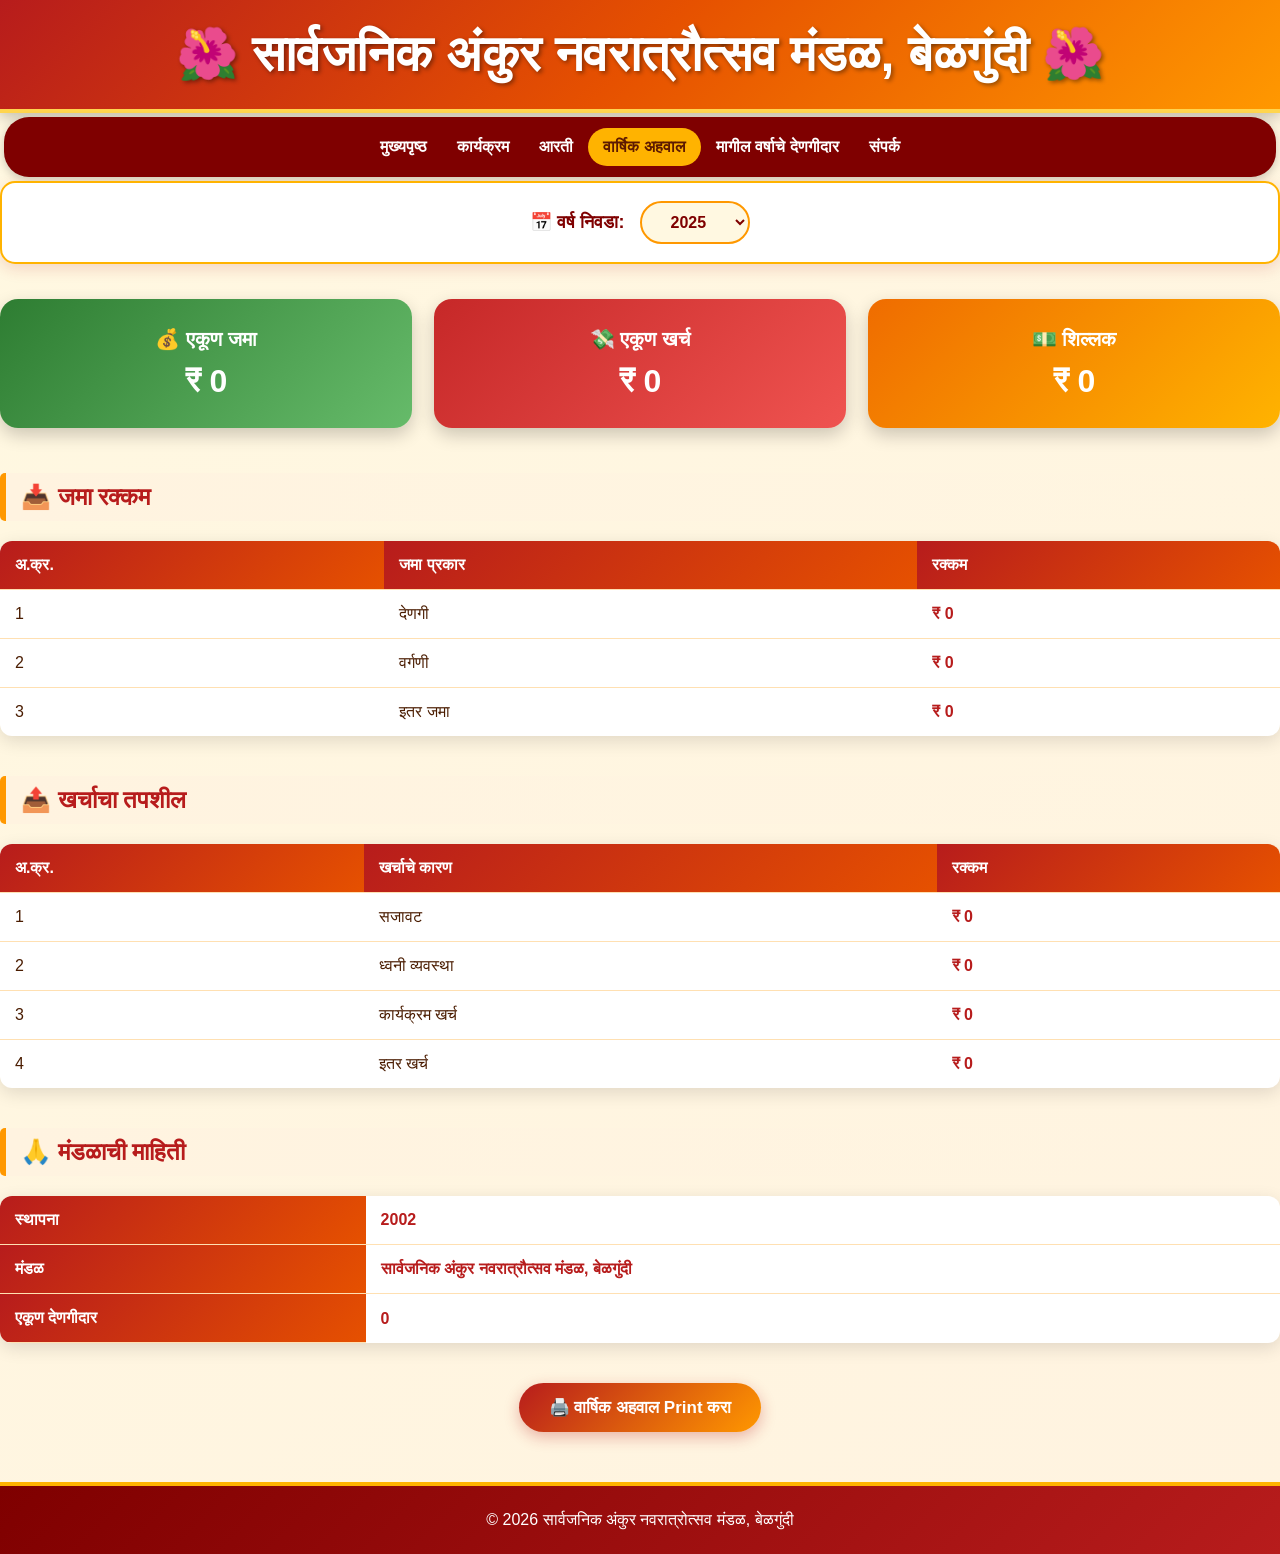
<file: annual-report.html>
<!DOCTYPE html>
<html lang="mr">
<head>
    <meta charset="UTF-8">
    <meta name="viewport" content="width=device-width, initial-scale=1.0">

    <title>वार्षिक अहवाल | सार्वजनिक अंकुर नवरात्रौत्सव मंडळ</title>

<style>
* {
    box-sizing: border-box;
}

body {
    margin: 0;
    font-family: "Noto Sans Devanagari", "Mangal", Arial, sans-serif;
    background: linear-gradient(135deg, #fff8e1, #fff3e0);
    color: #4a1c00;
}

/* HEADER */

header {
   background: linear-gradient(135deg, #b71c1c, #e65100, #ff9800);
            color: white;
            text-align: center;
            padding: 25px 15px;
            box-shadow: 0 4px 15px rgba(0,0,0,0.25);
            border-bottom: 4px solid #ffd54f;
}
     header h2 {
            margin: 0;
            font-size: 50px;
            text-shadow: 2px 2px 4px rgba(0,0,0,0.4);
        }


        /* NAVIGATION */
        nav {
            background: #7f0000;
            display: flex;
            justify-content: center;
            flex-wrap: wrap;
            padding: 10px;
            box-shadow: 0 3px 10px rgba(0,0,0,0.2);
        }

nav {
            color: white;
            text-decoration: none;
            padding: 11px 16px;
            margin: 4px;
            border-radius: 25px;
            font-weight: bold;
            transition: 0.3s;
}

nav a {
    color:white;
    text-decoration: none;
    padding: 10px 15px;
    border-radius: 25px;
    font-weight: bold;
}

nav a:hover,
nav a.active {
    background: #ffd54f;
    color: #7b0000;
}

        nav a[href="annual-report.html"] {
            background: #ffb300;
            color: #5d1a00;
        }

        /* MAIN */
        .report-container {
            max-width: 1100px;
            margin: 40px auto;
            padding: 20px;
        }

        /* TITLE */
        .report-title {
            text-align: center;
            margin-bottom: 30px;
        }

        .report-title h1 {
            color: #b71c1c;
            font-size: 38px;
            margin-bottom: 10px;
        }

        .report-title h1::after {
            content: "";
            display: block;
            width: 100px;
            height: 4px;
            background: linear-gradient(90deg, #ff9800, #ffd54f, #ff9800);
            margin: 12px auto;
            border-radius: 10px;
        }

        .report-title p {
            color: #7f0000;
            font-size: 18px;
            font-weight: bold;
        }

        /* YEAR */
        .report-year {
            text-align: center;
            margin-bottom: 35px;
            background: white;
            padding: 18px;
            border-radius: 15px;
            border: 2px solid #ffb300;
            box-shadow: 0 5px 15px rgba(183, 28, 28, 0.15);
        }

        .report-year label {
            font-size: 18px;
            color: #7f0000;
            margin-right: 10px;
        }

        .report-year select {
            padding: 10px 25px;
            font-size: 16px;
            border-radius: 25px;
            border: 2px solid #ff9800;
            background: #fff8e1;
            color: #7f0000;
            font-weight: bold;
            cursor: pointer;
        }

        /* SUMMARY */
        .summary {
            display: grid;
            grid-template-columns: repeat(3, 1fr);
            gap: 22px;
            margin-bottom: 45px;
        }

        .summary-card {
            padding: 28px 20px;
            border-radius: 18px;
            text-align: center;
            color: white;
            box-shadow: 0 7px 18px rgba(0,0,0,0.2);
            transition: 0.3s;
            position: relative;
            overflow: hidden;
        }

        .summary-card:hover {
            transform: translateY(-6px);
            box-shadow: 0 12px 25px rgba(0,0,0,0.25);
        }

        .summary-card:nth-child(1) {
            background: linear-gradient(135deg, #2e7d32, #66bb6a);
        }

        .summary-card:nth-child(2) {
            background: linear-gradient(135deg, #c62828, #ef5350);
        }

        .summary-card:nth-child(3) {
            background: linear-gradient(135deg, #ef6c00, #ffb300);
        }

        .summary-card h3 {
            margin: 0 0 12px;
            font-size: 20px;
        }

        .summary-card .amount {
            font-size: 32px;
            font-weight: bold;
        }

        /* SECTIONS */
        .report-section {
            margin-top: 40px;
        }

        .report-section h2 {
            color: #b71c1c;
            border-left: 6px solid #ff9800;
            padding: 10px 15px;
            background: linear-gradient(90deg, #fff3e0, transparent);
            border-radius: 5px;
        }

        /* TABLE */
        .report-table {
            width: 100%;
            border-collapse: separate;
            border-spacing: 0;
            margin-top: 20px;
            background: white;
            border-radius: 12px;
            overflow: hidden;
            box-shadow: 0 5px 18px rgba(0,0,0,0.12);
        }

        .report-table th,
        .report-table td {
            padding: 15px;
            border-bottom: 1px solid #ffe0b2;
            text-align: left;
        }

        .report-table th {
            background: linear-gradient(135deg, #b71c1c, #e65100);
            color: white;
            font-size: 16px;
        }

        .report-table tr:last-child td {
            border-bottom: none;
        }

        .report-table tbody tr:hover {
            background: #fff8e1;
        }

        .report-table td:last-child {
            font-weight: bold;
            color: #b71c1c;
        }

        /* PRINT BUTTON */
        .print-btn {
            display: block;
            margin: 40px auto;
            padding: 14px 30px;
            border: none;
            border-radius: 30px;
            cursor: pointer;
            font-size: 17px;
            font-weight: bold;
            color: white;
            background: linear-gradient(135deg, #b71c1c, #ff9800);
            box-shadow: 0 5px 15px rgba(183,28,28,0.3);
            transition: 0.3s;
        }

        .print-btn:hover {
            transform: scale(1.05);
            box-shadow: 0 8px 20px rgba(183,28,28,0.4);
        }

        /* FOOTER */
        footer {
            margin-top: 50px;
            padding: 25px;
            text-align: center;
            color: white;
            background: linear-gradient(135deg, #7f0000, #b71c1c);
            border-top: 4px solid #ffb300;
        }

        footer p {
            margin: 0;
        }

        /* MOBILE */
        @media (max-width: 768px) {

            header h2 {
                font-size: 20px;
            }

            nav a {
                font-size: 14px;
                padding: 9px 11px;
            }

            .report-title h1 {
                font-size: 28px;
            }

            .summary {
                grid-template-columns: 1fr;
            }

            .report-table {
                font-size: 14px;
            }

            .report-table th,
            .report-table td {
                padding: 10px;
            }

            .report-container {
                padding: 12px;
            }
        }

        /* PRINT */
        @media print {

            body {
                background: white;
            }

            nav,
            header,
            footer,
            .print-btn,
            .report-year {
                display: none !important;
            }

            .report-container {
                margin: 0;
                max-width: 100%;
            }

            .summary-card {
                print-color-adjust: exact;
                -webkit-print-color-adjust: exact;
            }

            .report-table th {
                print-color-adjust: exact;
                -webkit-print-color-adjust: exact;
            }
        }
    </style>
</head>

<body>

    <!-- HEADER -->
    <header>
        <h2>🌺 सार्वजनिक अंकुर नवरात्रौत्सव मंडळ, बेळगुंदी 🌺</h2>
    </header>

    <!-- NAVIGATION -->
    <nav>
        
  <a href="index.html">
        मुख्यपृष्ठ
    </a>

    <a href="events.html">
        कार्यक्रम
    </a>

    <a href="aarti.html">
        आरती
    </a>

    <a href="annual-report.html" class="active">
        वार्षिक अहवाल
    </a>

    <a href="previous-donors.html">
        मागील वर्षाचे देणगीदार
    </a>

    <a href="contact.html">
        संपर्क
    </a>

    </nav>

         <!-- YEAR -->
        <div class="report-year">
            <label for="year">
                <strong>📅 वर्ष निवडा:</strong>
            </label>

            <select id="year">
                <option>2025</option>
                <option>2026</option>
               
            </select>
        </div>

        <!-- SUMMARY -->
        <section class="summary">

            <div class="summary-card">
                <h3>💰 एकूण जमा</h3>
                <div class="amount">₹ 0</div>
            </div>

            <div class="summary-card">
                <h3>💸 एकूण खर्च</h3>
                <div class="amount">₹ 0</div>
            </div>

            <div class="summary-card">
                <h3>💵 शिल्लक</h3>
                <div class="amount">₹ 0</div>
            </div>

        </section>

        <!-- INCOME -->
        <section class="report-section">

            <h2>📥 जमा रक्कम</h2>

            <table class="report-table">

                <thead>
                    <tr>
                        <th>अ.क्र.</th>
                        <th>जमा प्रकार</th>
                        <th>रक्कम</th>
                    </tr>
                </thead>

                <tbody>
                    <tr>
                        <td>1</td>
                        <td>देणगी</td>
                        <td>₹ 0</td>
                    </tr>

                    <tr>
                        <td>2</td>
                        <td>वर्गणी</td>
                        <td>₹ 0</td>
                    </tr>

                    <tr>
                        <td>3</td>
                        <td>इतर जमा</td>
                        <td>₹ 0</td>
                    </tr>
                </tbody>

            </table>

        </section>

        <!-- EXPENSES -->
        <section class="report-section">

            <h2>📤 खर्चाचा तपशील</h2>

            <table class="report-table">

                <thead>
                    <tr>
                        <th>अ.क्र.</th>
                        <th>खर्चाचे कारण</th>
                        <th>रक्कम</th>
                    </tr>
                </thead>

                <tbody>
                    <tr>
                        <td>1</td>
                        <td>सजावट</td>
                        <td>₹ 0</td>
                    </tr>

                    <tr>
                        <td>2</td>
                        <td>ध्वनी व्यवस्था</td>
                        <td>₹ 0</td>
                    </tr>

                    <tr>
                        <td>3</td>
                        <td>कार्यक्रम खर्च</td>
                        <td>₹ 0</td>
                    </tr>

                    <tr>
                        <td>4</td>
                        <td>इतर खर्च</td>
                        <td>₹ 0</td>
                    </tr>
                </tbody>

            </table>

        </section>

        <!-- INFORMATION -->
        <section class="report-section">

            <h2>🙏 मंडळाची माहिती</h2>

            <table class="report-table">

                <tr>
                    <th>स्थापना</th>
                    <td>2002</td>
                </tr>

                <tr>
                    <th>मंडळ</th>
                    <td>सार्वजनिक अंकुर नवरात्रौत्सव मंडळ, बेळगुंदी</td>
                </tr>

                <tr>
                    <th>एकूण देणगीदार</th>
                    <td>0</td>
                </tr>

            </table>

        </section>

        <!-- PRINT -->
        <button class="print-btn" onclick="window.print()">
            🖨️ वार्षिक अहवाल Print करा
        </button>

    </main>

    <!-- FOOTER -->
    <footer>
        <p>© 2026 सार्वजनिक अंकुर नवरात्रोत्सव मंडळ, बेळगुंदी</p> 
    </footer>

</body>
</html>
</file>
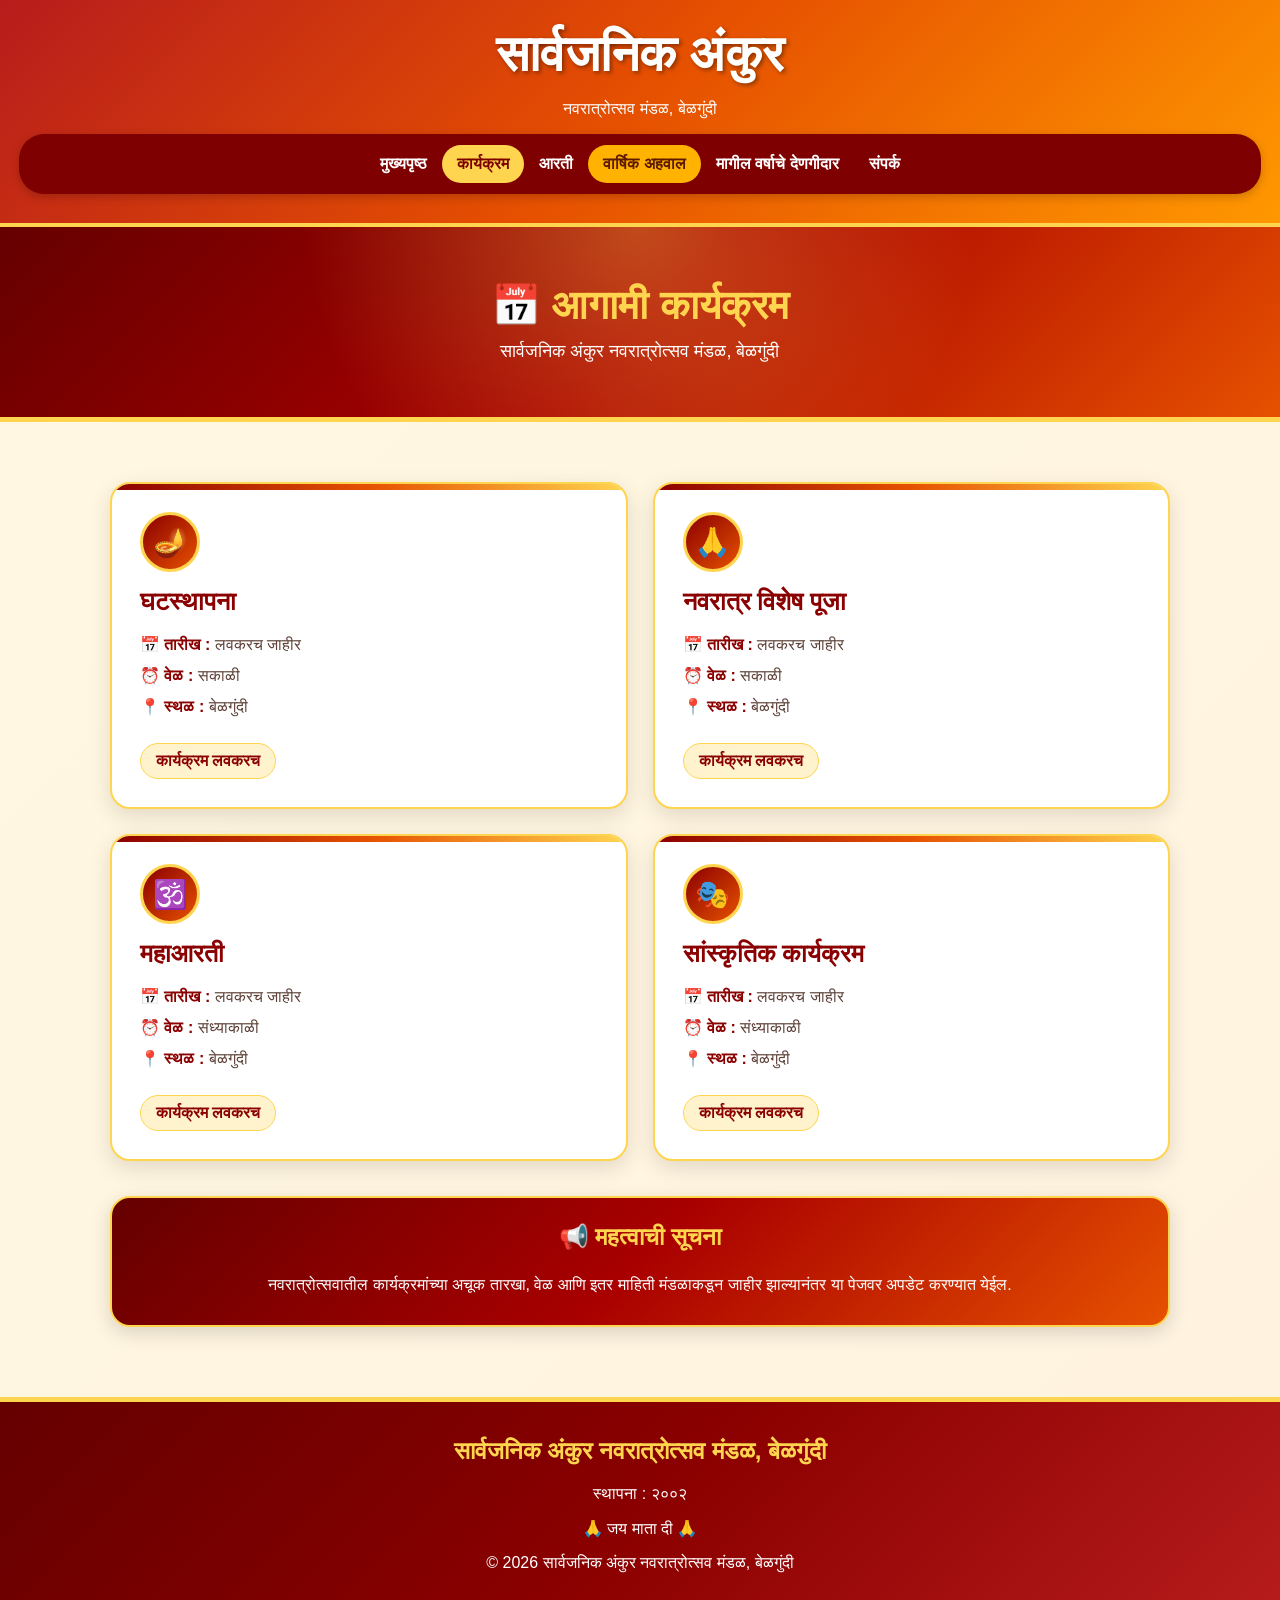
<file: events.html>
</html><!DOCTYPE html>
<html lang="mr">

<head>

<meta charset="UTF-8">
<meta name="viewport" content="width=device-width, initial-scale=1.0">

<title>कार्यक्रम | सार्वजनिक अंकुर नवरात्रोत्सव मंडळ</title>

<style>
* {
    box-sizing: border-box;
}

body {
    margin: 0;
    font-family: "Noto Sans Devanagari", "Mangal", Arial, sans-serif;
    background: linear-gradient(135deg, #fff8e1, #fff3e0);
    color: #4a1c00;
}

/* HEADER */

header {
   background: linear-gradient(135deg, #b71c1c, #e65100, #ff9800);
            color: white;
            text-align: center;
            padding: 25px 15px;
            box-shadow: 0 4px 15px rgba(0,0,0,0.25);
            border-bottom: 4px solid #ffd54f;
}
     header h2 {
            margin: 0;
            font-size: 50px;
            text-shadow: 2px 2px 4px rgba(0,0,0,0.4);
        }


        /* NAVIGATION */
        nav {
            background: #7f0000;
            display: flex;
            justify-content: center;
            flex-wrap: wrap;
            padding: 10px;
            box-shadow: 0 3px 10px rgba(0,0,0,0.2);
        }

nav {
            color: white;
            text-decoration: none;
            padding: 11px 16px;
            margin: 4px;
            border-radius: 25px;
            font-weight: bold;
            transition: 0.3s;
}

nav a {
    color:white;
    text-decoration: none;
    padding: 10px 15px;
    border-radius: 25px;
    font-weight: bold;
}

nav a:hover,
nav a.active {
    background: #ffd54f;
    color: #7b0000;
}

        nav a[href="annual-report.html"] {
            background: #ffb300;
            color: #5d1a00;
        }




/* =========================
   HERO
========================= */

.hero {

    padding: 55px 20px;

    text-align: center;

    background:

        radial-gradient(
            circle at top,
            rgba(255,213,79,0.35),
            transparent 50%
        ),

        linear-gradient(
            135deg,
            #650000,
            #a90000,
            #e65100
        );

    color: white;

    border-bottom:
        5px solid #ffd54f;
}

.hero h1 {

    margin: 0 0 12px;

    color: #ffd54f;

    font-size: 40px;
}

.hero p {

    margin: 0;

    font-size: 18px;
}


/* =========================
   MAIN CONTAINER
========================= */

.container {

    max-width: 1100px;

    margin: 40px auto;

    padding: 20px;
}


/* =========================
   EVENT GRID
========================= */

.events-grid {

    display: grid;

    grid-template-columns:
        repeat(2, 1fr);

    gap: 25px;
}


/* =========================
   EVENT BOX
========================= */

.event-box {

    background: white;

    padding: 28px;

    border-radius: 20px;

    border:
        2px solid #ffd54f;

    box-shadow:
        0 7px 22px rgba(0,0,0,0.12);

    transition: 0.3s;

    position: relative;

    overflow: hidden;
}

.event-box::before {

    content: "";

    position: absolute;

    top: 0;
    left: 0;

    width: 100%;
    height: 6px;

    background:
        linear-gradient(
            90deg,
            #8b0000,
            #e65100,
            #ffd54f
        );
}

.event-box:hover {

    transform:
        translateY(-5px);

    box-shadow:
        0 12px 30px rgba(0,0,0,0.18);
}


/* EVENT ICON */

.event-icon {

    width: 60px;
    height: 60px;

    display: flex;

    align-items: center;
    justify-content: center;

    margin-bottom: 15px;

    background:
        linear-gradient(
            135deg,
            #8b0000,
            #e65100
        );

    color: white;

    border-radius: 50%;

    font-size: 28px;

    border:
        3px solid #ffd54f;
}


/* EVENT TITLE */

.event-box h2 {

    margin: 0 0 18px;

    color: #8b0000;

    font-size: 25px;
}


/* EVENT INFO */

.event-info {

    margin: 12px 0;

    font-size: 16px;

    color: #5d4037;
}

.event-label {

    font-weight: bold;

    color: #8b0000;
}


/* COMING SOON */

.coming-soon {

    display: inline-block;

    margin-top: 15px;

    padding: 8px 15px;

    border-radius: 20px;

    background: #fff3cd;

    color: #8b0000;

    border:
        1px solid #ffd54f;

    font-weight: bold;
}


/* =========================
   NOTICE
========================= */

.event-note {

    margin-top: 35px;

    padding: 25px;

    text-align: center;

    background:
        linear-gradient(
            135deg,
            #650000,
            #a90000,
            #e65100
        );

    color: white;

    border-radius: 20px;

    border:
        2px solid #ffd54f;

    box-shadow:
        0 6px 20px rgba(0,0,0,0.15);
}

.event-note h2 {

    margin-top: 0;

    color: #ffd54f;
}

.event-note p {

    line-height: 1.8;

    margin-bottom: 0;
}


/* =========================
   FOOTER
========================= */

footer {

    margin-top: 50px;

    padding: 35px 20px;

    text-align: center;

    color: white;

    background:
        linear-gradient(
            135deg,
            #650000,
            #8b0000,
            #b71c1c
        );

    border-top:
        5px solid #ffd54f;
}

footer h2 {

    color: #ffd54f;

    margin-top: 0;
}


/* =========================
   MOBILE
========================= */

@media (max-width: 700px) {

    header {
        padding: 18px 10px;
    }

    .logo-text h2 {
        font-size: 22px;
    }

    .logo-text p {
        font-size: 14px;
    }

    nav {
        gap: 5px;
    }

    nav a {
        font-size: 13px;
        padding: 8px 10px;
    }

    .hero {
        padding: 40px 15px;
    }

    .hero h1 {
        font-size: 30px;
    }

    .hero p {
        font-size: 15px;
    }

    .container {
        padding: 12px;
    }

    .events-grid {
        grid-template-columns: 1fr;
    }

    .event-box {
        padding: 22px;
    }

}


/* =========================
   PRINT
========================= */

@media print {

    header,
    nav,
    footer {
        display: none;
    }

    body {
        background: white;
    }

    .container {
        max-width: 100%;
        margin: 0;
    }

}

</style>

</head>


<body>


<!-- =========================
     HEADER
========================= -->

<header>

    <div class="logo-text">

        <h2>
            सार्वजनिक अंकुर
        </h2>

        <p>
            नवरात्रोत्सव मंडळ, बेळगुंदी
        </p>

    </div>


    <nav>

        <a href="index.html">
            मुख्यपृष्ठ
        </a>

        <a href="events.html" class="active">
            कार्यक्रम
        </a>

        <a href="aarti.html">
            आरती
        </a>

        <a href="annual-report.html">
            वार्षिक अहवाल
        </a>

        <a href="previous-donors.html">
            मागील वर्षाचे देणगीदार
        </a>

        <a href="contact.html">
            संपर्क
        </a>

    </nav>

</header>


<!-- =========================
     HERO
========================= -->

<section class="hero">

    <h1>
        📅 आगामी कार्यक्रम
    </h1>

    <p>
        सार्वजनिक अंकुर नवरात्रोत्सव मंडळ, बेळगुंदी
    </p>

</section>


<!-- =========================
     MAIN
========================= -->

<section class="container">


    <div class="events-grid">


        <!-- EVENT 1 -->

        <div class="event-box">

            <div class="event-icon">
                🪔
            </div>

            <h2>
                घटस्थापना
            </h2>

            <div class="event-info">

                📅
                <span class="event-label">
                    तारीख :
                </span>

                लवकरच जाहीर

            </div>

            <div class="event-info">

                ⏰
                <span class="event-label">
                    वेळ :
                </span>

                सकाळी

            </div>

            <div class="event-info">

                📍
                <span class="event-label">
                    स्थळ :
                </span>

                बेळगुंदी

            </div>

            <span class="coming-soon">
                कार्यक्रम लवकरच
            </span>

        </div>


        <!-- EVENT 2 -->

        <div class="event-box">

            <div class="event-icon">
                🙏
            </div>

            <h2>
                नवरात्र विशेष पूजा
            </h2>

            <div class="event-info">

                📅
                <span class="event-label">
                    तारीख :
                </span>

                लवकरच जाहीर

            </div>

            <div class="event-info">

                ⏰
                <span class="event-label">
                    वेळ :
                </span>

                सकाळी

            </div>

            <div class="event-info">

                📍
                <span class="event-label">
                    स्थळ :
                </span>

                बेळगुंदी

            </div>

            <span class="coming-soon">
                कार्यक्रम लवकरच
            </span>

        </div>


        <!-- EVENT 3 -->

        <div class="event-box">

            <div class="event-icon">
                🕉️
            </div>

            <h2>
                महाआरती
            </h2>

            <div class="event-info">

                📅
                <span class="event-label">
                    तारीख :
                </span>

                लवकरच जाहीर

            </div>

            <div class="event-info">

                ⏰
                <span class="event-label">
                    वेळ :
                </span>

                संध्याकाळी

            </div>

            <div class="event-info">

                📍
                <span class="event-label">
                    स्थळ :
                </span>

                बेळगुंदी

            </div>

            <span class="coming-soon">
                कार्यक्रम लवकरच
            </span>

        </div>


        <!-- EVENT 4 -->

        <div class="event-box">

            <div class="event-icon">
                🎭
            </div>

            <h2>
                सांस्कृतिक कार्यक्रम
            </h2>

            <div class="event-info">

                📅
                <span class="event-label">
                    तारीख :
                </span>

                लवकरच जाहीर

            </div>

            <div class="event-info">

                ⏰
                <span class="event-label">
                    वेळ :
                </span>

                संध्याकाळी

            </div>

            <div class="event-info">

                📍
                <span class="event-label">
                    स्थळ :
                </span>

                बेळगुंदी

            </div>

            <span class="coming-soon">
                कार्यक्रम लवकरच
            </span>

        </div>


    </div>


    <!-- NOTICE -->

    <div class="event-note">

        <h2>
            📢 महत्वाची सूचना
        </h2>

        <p>
            नवरात्रोत्सवातील कार्यक्रमांच्या अचूक तारखा,
            वेळ आणि इतर माहिती मंडळाकडून जाहीर झाल्यानंतर
            या पेजवर अपडेट करण्यात येईल.
        </p>

    </div>


</section>


<!-- =========================
     FOOTER
========================= -->

<footer>

    <h2>
        सार्वजनिक अंकुर नवरात्रोत्सव मंडळ, बेळगुंदी
    </h2>

    <p>
        स्थापना : २००२
    </p>

    <p>
        🙏 जय माता दी 🙏
    </p>

    <p>
        © 2026 सार्वजनिक अंकुर नवरात्रोत्सव मंडळ, बेळगुंदी
    </p>

</footer>


</body>

</html>
</file>
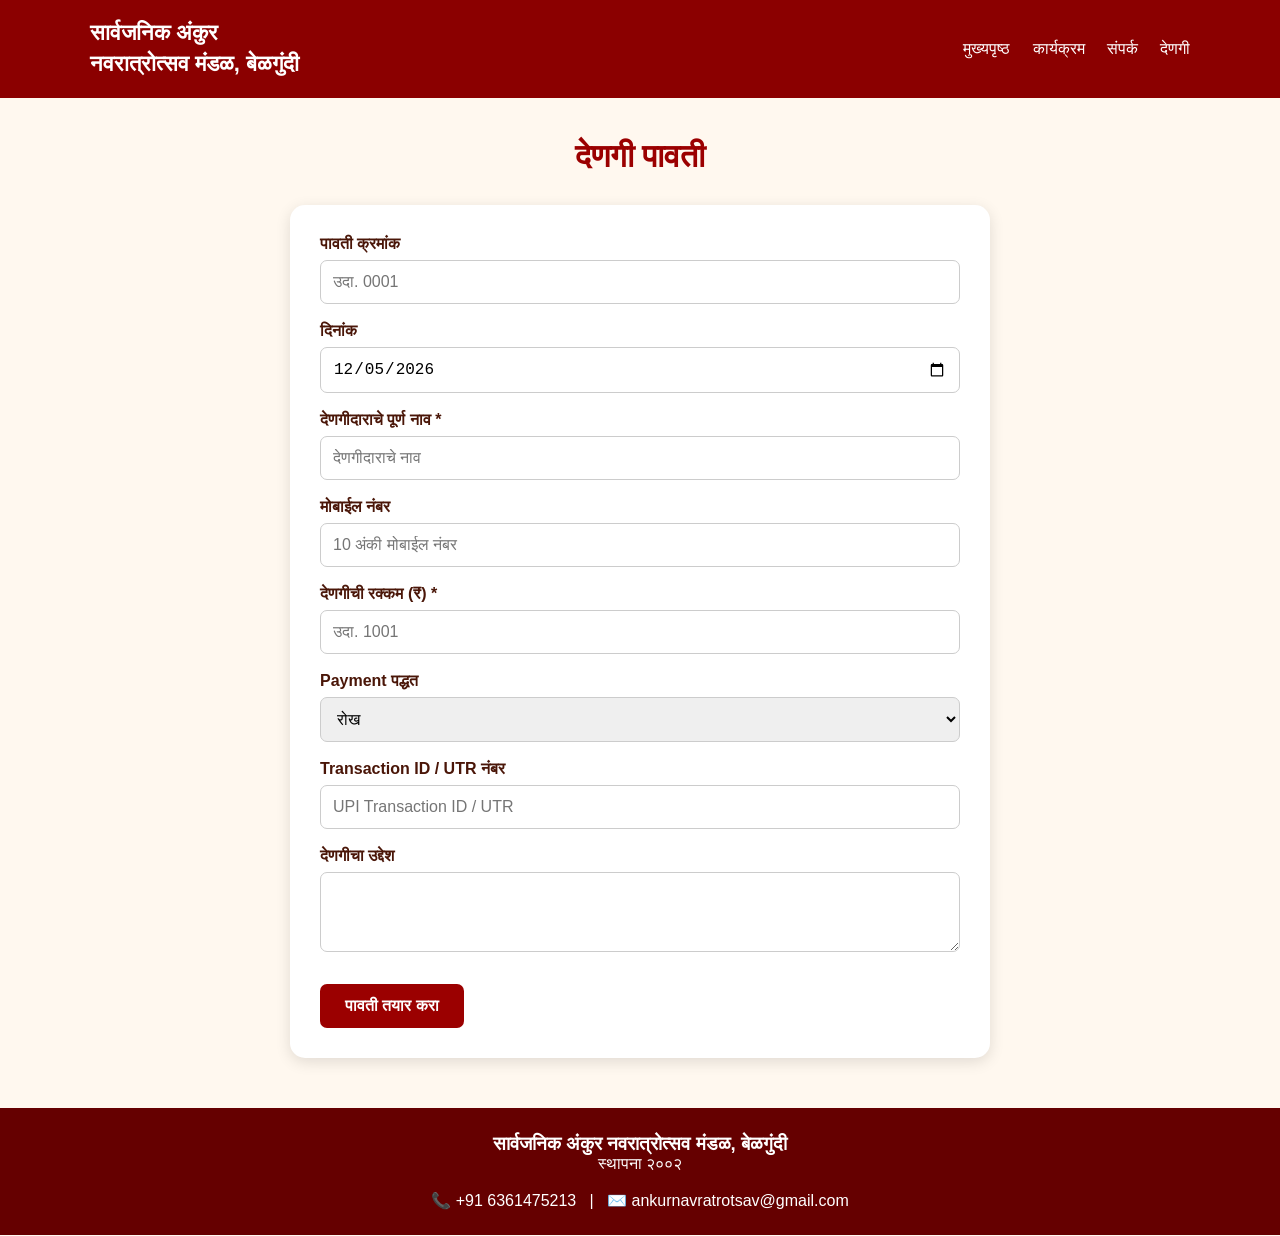
<file: previous-donors.html>
<!DOCTYPE html>
<html lang="mr">
<head>
    <meta charset="UTF-8">
    <meta name="viewport" content="width=device-width, initial-scale=1.0">

    <title>देणगी पावती - सार्वजनिक अंकुर नवरात्रोत्सव मंडळ</title>

    <style>
        * {
            margin: 0;
            padding: 0;
            box-sizing: border-box;
        }

        body {
            font-family: Arial, "Noto Sans Devanagari", sans-serif;
            background: #fff8ef;
            color: #4a1608;
        }

        header {
            background: #8b0000;
            color: white;
            padding: 18px 7%;
            display: flex;
            justify-content: space-between;
            align-items: center;
        }

        .logo-title {
            font-size: 22px;
            font-weight: bold;
            line-height: 1.4;
        }

        nav a {
            color: white;
            text-decoration: none;
            margin-left: 18px;
        }

        .container {
            max-width: 1100px;
            margin: 40px auto;
            padding: 0 20px;
        }

        .page-title {
            text-align: center;
            color: #9b0000;
            margin-bottom: 30px;
        }

        .form-box {
            background: white;
            padding: 30px;
            border-radius: 15px;
            box-shadow: 0 4px 15px rgba(0,0,0,0.12);
            max-width: 700px;
            margin: auto;
        }

        .form-group {
            margin-bottom: 18px;
        }

        label {
            display: block;
            font-weight: bold;
            margin-bottom: 7px;
        }

        input,
        select,
        textarea {
            width: 100%;
            padding: 12px;
            border: 1px solid #ccc;
            border-radius: 7px;
            font-size: 16px;
        }

        textarea {
            resize: vertical;
            min-height: 80px;
        }

        .btn {
            background: #9b0000;
            color: white;
            border: none;
            padding: 13px 25px;
            border-radius: 7px;
            font-size: 16px;
            font-weight: bold;
            cursor: pointer;
            margin-top: 10px;
        }

        .btn:hover {
            background: #6d0000;
        }

        .receipt {
            display: none;
            background: white;
            max-width: 800px;
            margin: 40px auto;
            padding: 35px;
            border: 5px double #9b0000;
            border-radius: 10px;
        }

        .receipt-header {
            text-align: center;
            border-bottom: 2px solid #9b0000;
            padding-bottom: 15px;
            margin-bottom: 20px;
        }

        .receipt-header h1 {
            color: #9b0000;
            font-size: 28px;
        }

        .receipt-header h2 {
            margin-top: 8px;
            color: #4a1608;
        }

        .receipt-title {
            text-align: center;
            margin: 20px 0;
            font-size: 24px;
            color: #9b0000;
            font-weight: bold;
        }

        .receipt-row {
            display: flex;
            justify-content: space-between;
            gap: 20px;
            padding: 12px 5px;
            border-bottom: 1px solid #ddd;
        }

        .receipt-row strong {
            width: 40%;
        }

        .receipt-row span {
            width: 60%;
            text-align: right;
        }

        .amount {
            font-size: 24px;
            font-weight: bold;
            color: #9b0000;
        }

        .thanks {
            text-align: center;
            margin-top: 30px;
            font-weight: bold;
            font-size: 18px;
        }

        .signatures {
            display: flex;
            justify-content: space-between;
            margin-top: 60px;
        }

        .signature {
            text-align: center;
            width: 200px;
            border-top: 1px solid #555;
            padding-top: 8px;
        }

        .print-btn {
            display: block;
            margin: 25px auto 0;
            background: #198754;
        }

        footer {
            background: #650000;
            color: white;
            text-align: center;
            padding: 25px;
            margin-top: 50px;
        }

        @media (max-width: 700px) {

            header {
                flex-direction: column;
                gap: 15px;
                text-align: center;
            }

            nav a {
                display: inline-block;
                margin: 5px;
            }

            .form-box,
            .receipt {
                padding: 20px;
            }

            .receipt-row {
                flex-direction: column;
                gap: 5px;
            }

            .receipt-row strong,
            .receipt-row span {
                width: 100%;
                text-align: left;
            }

            .signatures {
                flex-direction: column;
                gap: 50px;
                align-items: center;
            }
        }

        @media print {

            body {
                background: white;
            }

            header,
            .form-box,
            .page-title,
            footer,
            .print-btn {
                display: none !important;
            }

            .container {
                margin: 0;
                padding: 0;
            }

            .receipt {
                display: block !important;
                margin: 0;
                max-width: 100%;
                border: 5px double #9b0000;
            }
        }
    </style>
</head>

<body>

<header>

    <div class="logo-title">
        सार्वजनिक अंकुर<br>
        नवरात्रोत्सव मंडळ, बेळगुंदी
    </div>

    <nav>
        <a href="index.html">मुख्यपृष्ठ</a>
        <a href="events.html">कार्यक्रम</a>
        <a href="contact.html">संपर्क</a>
        <a href="denagi.html">देणगी</a>
    </nav>

</header>


<div class="container">

    <h1 class="page-title">
        देणगी पावती
    </h1>


    <!-- FORM -->

    <div class="form-box">

        <div class="form-group">
            <label for="receiptNo">
                पावती क्रमांक
            </label>

            <input
                type="text"
                id="receiptNo"
                placeholder="उदा. 0001">
        </div>


        <div class="form-group">
            <label for="date">
                दिनांक
            </label>

            <input
                type="date"
                id="date">
        </div>


        <div class="form-group">
            <label for="name">
                देणगीदाराचे पूर्ण नाव *
            </label>

            <input
                type="text"
                id="name"
                placeholder="देणगीदाराचे नाव">
        </div>


        <div class="form-group">
            <label for="mobile">
                मोबाईल नंबर
            </label>

            <input
                type="tel"
                id="mobile"
                placeholder="10 अंकी मोबाईल नंबर">
        </div>


        <div class="form-group">
            <label for="amount">
                देणगीची रक्कम (₹) *
            </label>

            <input
                type="number"
                id="amount"
                min="1"
                placeholder="उदा. 1001">
        </div>


        <div class="form-group">
            <label for="payment">
                Payment पद्धत
            </label>

            <select id="payment">

                <option value="रोख">
                    रोख
                </option>

                <option value="UPI">
                    UPI
                </option>

                <option value="Bank Transfer">
                    Bank Transfer
                </option>

                <option value="Cheque">
                    Cheque
                </option>

            </select>
        </div>


        <div class="form-group">
            <label for="transaction">
                Transaction ID / UTR नंबर
            </label>

            <input
                type="text"
                id="transaction"
                placeholder="UPI Transaction ID / UTR">
        </div>


        <div class="form-group">
            <label for="purpose">
                देणगीचा उद्देश
            </label>

            <textarea
                id="purpose"
                placeholder="उदा. नवरात्रोत्सव देणगी">
            </textarea>
        </div>


        <button
            class="btn"
            onclick="generateReceipt()">

            पावती तयार करा

        </button>

    </div>


    <!-- RECEIPT -->

    <div class="receipt" id="receipt">

        <div class="receipt-header">

            <h1>
                सार्वजनिक अंकुर नवरात्रोत्सव मंडळ
            </h1>

            <h2>
                बेळगुंदी
            </h2>

            <p>
                स्थापना २००२
            </p>

        </div>


        <div class="receipt-title">
            🧾 देणगी पावती
        </div>


        <div class="receipt-row">

            <strong>
                पावती क्रमांक
            </strong>

            <span id="rReceiptNo"></span>

        </div>


        <div class="receipt-row">

            <strong>
                दिनांक
            </strong>

            <span id="rDate"></span>

        </div>


        <div class="receipt-row">

            <strong>
                देणगीदाराचे नाव
            </strong>

            <span id="rName"></span>

        </div>


        <div class="receipt-row">

            <strong>
                मोबाईल नंबर
            </strong>

            <span id="rMobile"></span>

        </div>


        <div class="receipt-row">

            <strong>
                देणगीची रक्कम
            </strong>

            <span
                id="rAmount"
                class="amount">
            </span>

        </div>


        <div class="receipt-row">

            <strong>
                Payment पद्धत
            </strong>

            <span id="rPayment"></span>

        </div>


        <div class="receipt-row">

            <strong>
                Transaction ID / UTR
            </strong>

            <span id="rTransaction"></span>

        </div>


        <div class="receipt-row">

            <strong>
                देणगीचा उद्देश
            </strong>

            <span id="rPurpose"></span>

        </div>


        <div class="thanks">

            🙏 नवरात्रोत्सवासाठी दिलेल्या
            आपल्या सहकार्याबद्दल मनःपूर्वक धन्यवाद! 🙏

        </div>


        <div class="signatures">

            <div class="signature">
                देणगीदाराची सही
            </div>

            <div class="signature">
                मंडळाची सही
            </div>

        </div>


        <button
            class="btn print-btn"
            onclick="window.print()">

            🖨️ पावती Print करा

        </button>

    </div>

</div>


<footer>

    <h3>
        सार्वजनिक अंकुर नवरात्रोत्सव मंडळ, बेळगुंदी
    </h3>

    <p>
        स्थापना २००२
    </p>

    <br>

    <p>
        📞 +91 6361475213
        &nbsp; | &nbsp;
        ✉️ ankurnavratrotsav@gmail.com
    </p>

</footer>


<script>

    // आजची तारीख आपोआप सेट करणे

    document.getElementById("date").value =
        new Date().toISOString().split("T")[0];


    function generateReceipt() {

        const receiptNo =
            document.getElementById("receiptNo").value.trim();

        const date =
            document.getElementById("date").value;

        const name =
            document.getElementById("name").value.trim();

        const mobile =
            document.getElementById("mobile").value.trim();

        const amount =
            document.getElementById("amount").value;

        const payment =
            document.getElementById("payment").value;

        const transaction =
            document.getElementById("transaction").value.trim();

        const purpose =
            document.getElementById("purpose").value.trim();


        if (name === "") {

            alert("कृपया देणगीदाराचे नाव भरा.");

            return;
        }


        if (amount === "" || Number(amount) <= 0) {

            alert("कृपया योग्य देणगीची रक्कम भरा.");

            return;
        }


        document.getElementById("rReceiptNo").innerText =
            receiptNo || "—";


        document.getElementById("rDate").innerText =
            date ? formatDate(date) : "—";


        document.getElementById("rName").innerText =
            name;


        document.getElementById("rMobile").innerText =
            mobile || "—";


        document.getElementById("rAmount").innerText =
            "₹ " + Number(amount).toLocaleString("en-IN");


        document.getElementById("rPayment").innerText =
            payment;


        document.getElementById("rTransaction").innerText =
            transaction || "—";


        document.getElementById("rPurpose").innerText =
            purpose || "नवरात्रोत्सव देणगी";


        document.getElementById("receipt").style.display =
            "block";


        document.getElementById("receipt").scrollIntoView({
            behavior: "smooth"
        });

    }


    function formatDate(dateString) {

        const parts =
            dateString.split("-");

        return parts[2] + "-" +
               parts[1] + "-" +
               parts[0];

    }

</script>

</body>
</html>
</file>
